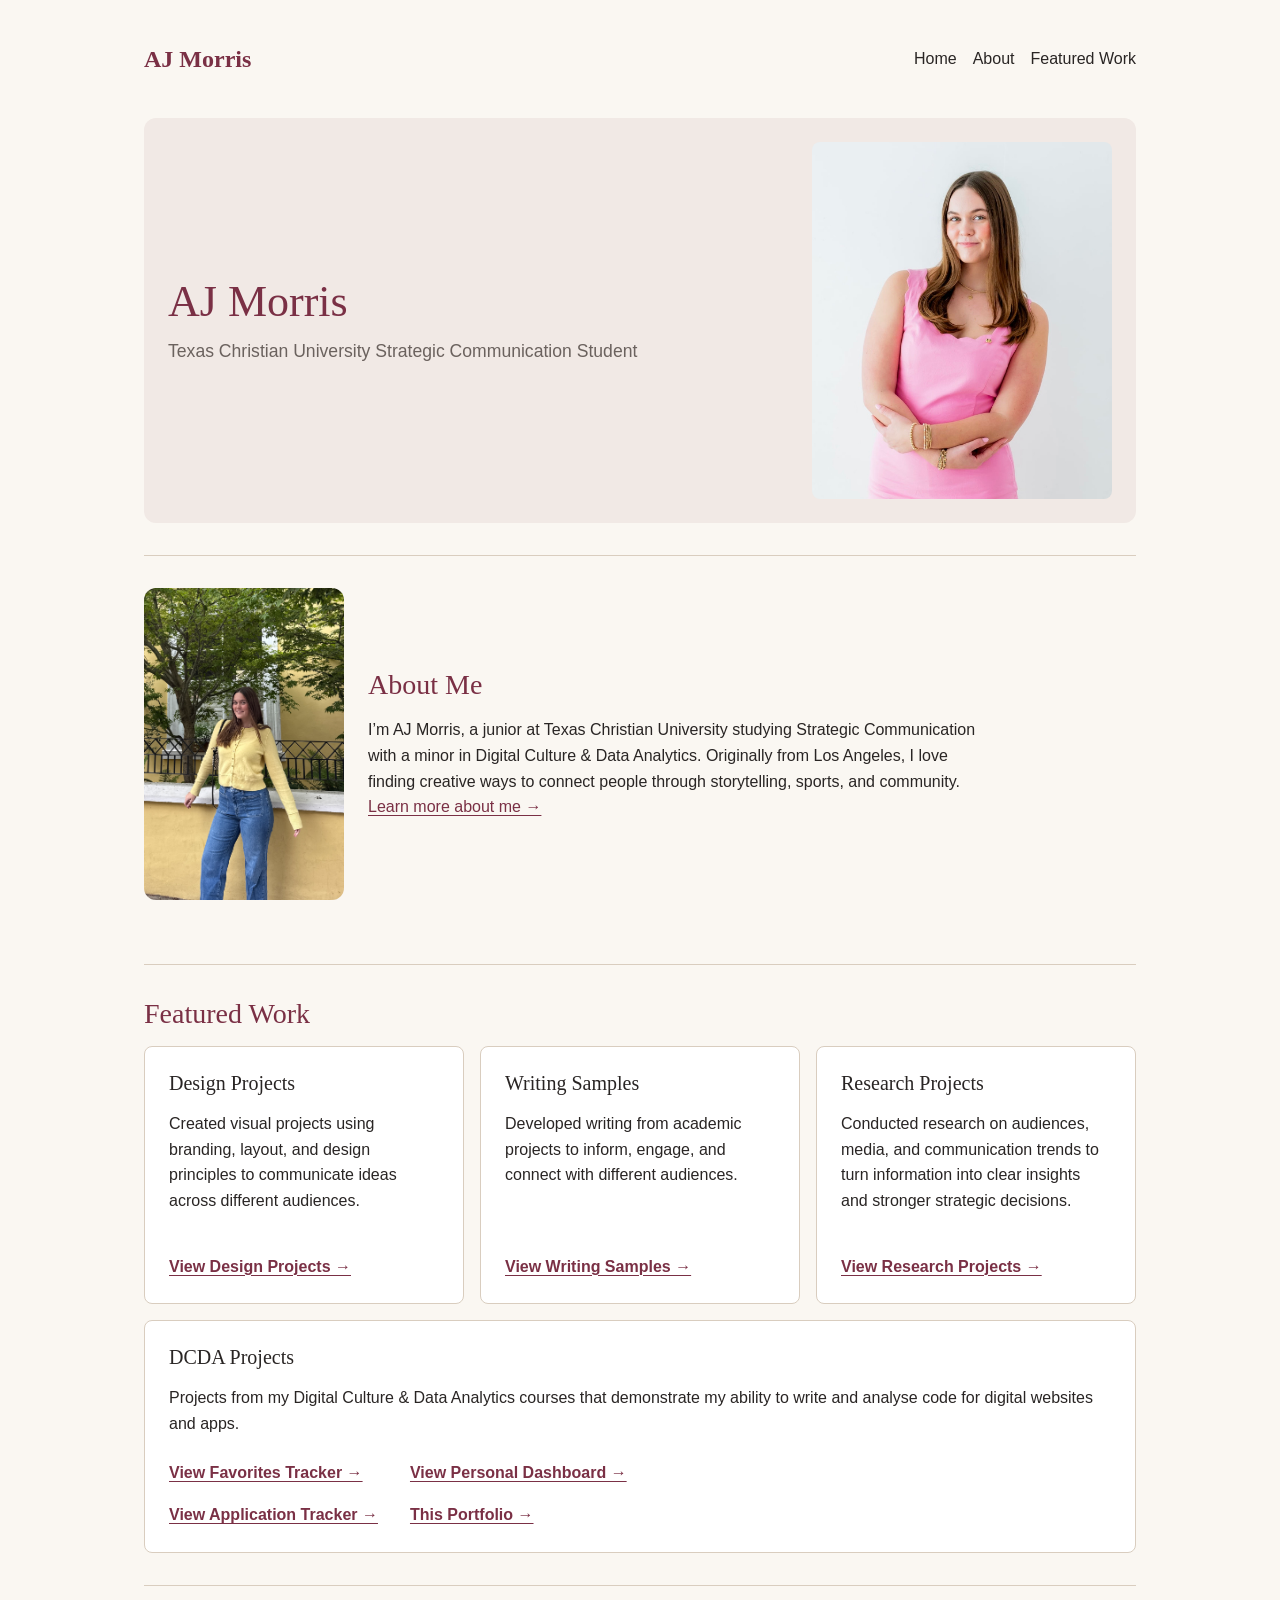
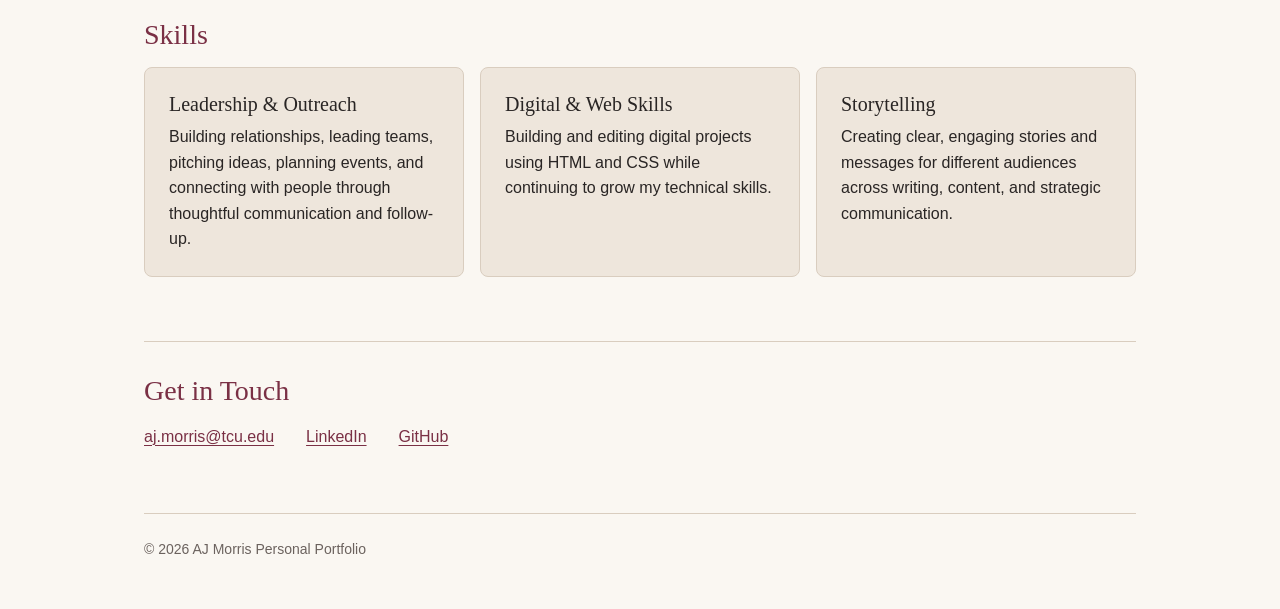
<file: index.html>
<!DOCTYPE html>
<html lang="en">
<head>
    <meta charset="UTF-8">
    <meta name="viewport" content="width=device-width, initial-scale=1.0">
    <title>AJ Morris</title>
    <link rel="stylesheet" href="css/styles.css?v=2">
</head>
<body>
<nav>
    <div class="nav-container">
        <a href="index.html" class="logo">AJ Morris</a>

        <div class="nav-links">
            <a href="index.html">Home</a>
            <a href="about.html">About</a>
            <a href="#work">Featured Work</a>
        </div>
    </div>
</nav>

<header>
  <div class="header-text">
    <h1> AJ Morris</h1>
    <p> Texas Christian University Strategic Communication Student </p>
 </div>
 <div class="header-pic">
    <img src="images/headshot.jpg" alt="Headshot of AJ Morris">
 </div>
</header>
<main> 
    <section class="about">

    <figure class="about-image">
        <img src="images/homepage-aboutme.JPG" alt="AJ Morris in London">
    </figure>

    <div class="about-text">
        <h2>About Me</h2>

        <p>
           I’m AJ Morris, a junior at Texas Christian University studying Strategic Communication with a minor in Digital Culture & Data Analytics. Originally from Los Angeles, I love finding creative ways to connect people through storytelling, sports, and community.
           <a href="about.html">Learn more about me →</a>
        </p>
    </div>
</section>

   <section id="work">
    <h2>Featured Work</h2>

    <div class="featured-work-grid">
        <article class="featured-work-card">
            <h3>Design Projects</h3>
            <p>
                Created visual projects using branding, layout, and design principles to communicate ideas across different audiences.
            </p>
            <a href="https://drive.google.com/drive/folders/1MweNwAHi2YvAhkvy65eRG8ZE0M5Bk336?usp=drive_link"target= "_blank" rel="noopener">View Design Projects →</a>
        </article>

        <article class="featured-work-card">
            <h3>Writing Samples</h3>
            <p>
               Developed writing from academic projects to inform, engage, and connect with different audiences.
            </p>
            <a href="https://drive.google.com/drive/folders/1S5UK3RbT37byYD8UROoSH7n2zXzTb4Hy?usp=drive_link" target= "_blank" rel="noopener">View Writing Samples →</a>
        </article>

        <article class="featured-work-card">
            <h3>Research Projects</h3>
            <p>
                Conducted research on audiences, media, and communication trends to turn information into clear insights and stronger strategic decisions.
            </p>
            <a href="https://drive.google.com/drive/folders/1KYilTjQvr1lrY0yha_Ur3lEFiauD7sOi?usp=sharing" target= "_blank" rel="noopener">View Research Projects →</a>
        </article>

        <article class="featured-work-card dcda-card">
            <h3>DCDA Projects </h3>
            <p>
               Projects from my Digital Culture & Data Analytics courses that demonstrate my ability to write and analyse code for digital websites and apps.  
            </p>
            <div class="dcda-links">
            <a href="https://aj-morris.github.io/local-favorites-tracker/" target= "_blank" rel="noopener">View Favorites Tracker →</a>
             <a href="https://aj-morris.github.io/internship-status/" target= "_blank" rel="noopener">View Application Tracker →</a>
              <a href="https://aj-morris.github.io/dashboard/" target= "_blank" rel="noopener">View Personal Dashboard →</a>
               <a href="https://aj-morris.github.io/portfolio-ajmorris/index.html" target= "_blank" rel="noopener">This Portfolio →</a>
            </div>
        </article>

    </div>
</section>

    <section id="skills">
    <h2>Skills</h2>
    <ul class="skills-grid">
        <li class="skill-card">
            <h3>Leadership & Outreach</h3>
            <p>Building relationships, leading teams, pitching ideas,
                planning events, and connecting with people through
                thoughtful communication and follow-up.</p>
        </li>
        <li class="skill-card">
            <h3>Digital & Web Skills</h3>
            <p> Building and editing digital projects using HTML and CSS while continuing to grow my technical skills.</p>
        </li>
        <li class="skill-card">
            <h3>Storytelling</h3>
            <p> Creating clear, engaging stories and messages for different audiences across writing, content, and strategic communication.</p>
        </li>
    </ul>
    </section>

<section id="contact">
    <h2>Get in Touch </h2>
    <ul>
        <li><a href="mailto:aj.morris@tcu.edu">aj.morris@tcu.edu</a></li>
        <li><a href="https://www.linkedin.com/in/aj-morris/" target="_blank" rel="noopener">LinkedIn</a></li>
        <li><a href="https://github.com/aj-morris" target="_blank" rel="noopener">GitHub</a></li>
    </ul>
</section>

</main>


<footer> 
    <p>&copy; 2026 AJ Morris Personal Portfolio</p>
</footer>
</body>
</html>
</file>
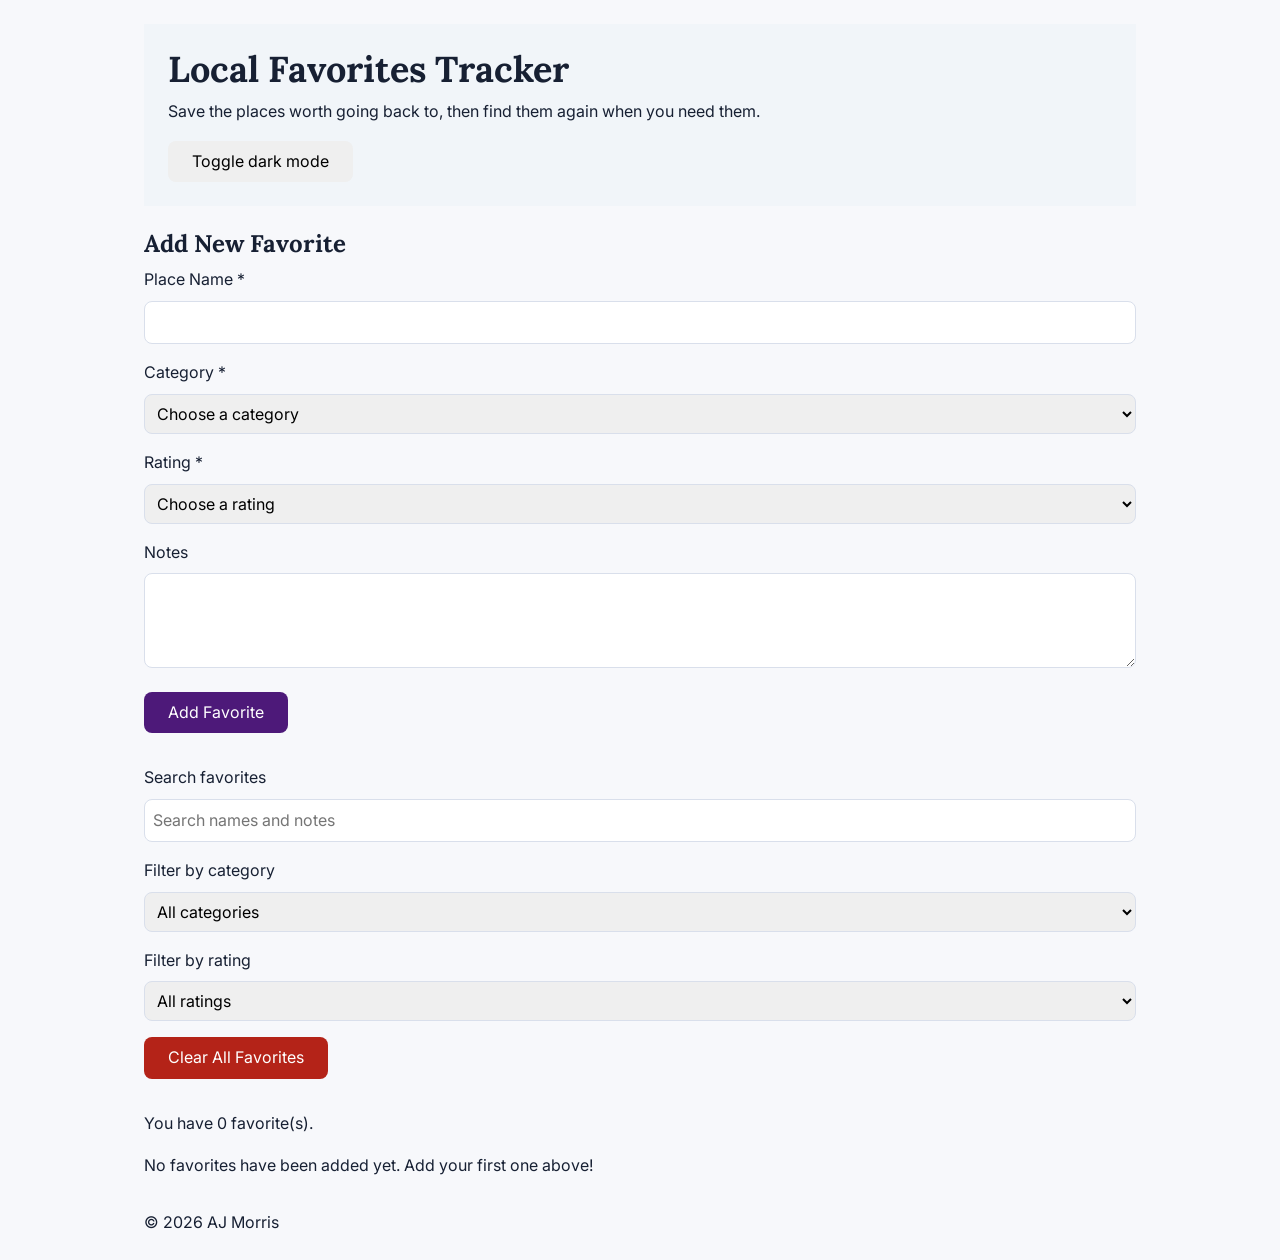
<file: projects/project 2-tracker/index.html>
<!DOCTYPE html>
<html lang="en">

<head>
    <meta charset="UTF-8">
    <meta name="viewport" content="width=device-width, initial-scale=1.0">
    <title>Local Favorites Tracker</title>
    <link rel="stylesheet" href="css/styles.css">
</head>

<body>

    <header>
        <h1>Local Favorites Tracker</h1>
        <p>Save the places worth going back to, then find them again when you need them.</p>
        <button type="button" id="theme-toggle">Toggle dark mode</button>
    </header>

    <main>

        <section class="add-section">
            <h2>Add New Favorite</h2>

            <form id="add-favorite-form">

                <div class="form-group">
                    <label for="name">Place Name *</label>
                    <input type="text" id="name" name="name" required aria-required="true">
                </div>

                <div class="form-group">
                    <label for="category">Category *</label>
                    <select id="category" name="category" required aria-required="true">
                        <option value="">Choose a category</option>
                        <option value="coffee">Coffee</option>
                        <option value="restaurants">Restaurants</option>
                        <option value="dessert">Dessert</option>
                        <option value="shopping">Shopping</option>
                    </select>
                </div>

                <div class="form-group">
                    <label for="rating">Rating *</label>
                    <select id="rating" name="rating" required aria-required="true">
                        <option value="">Choose a rating</option>
                        <option value="5">5 stars</option>
                        <option value="4">4 stars</option>
                        <option value="3">3 stars</option>
                        <option value="2">2 stars</option>
                        <option value="1">1 star</option>
                    </select>
                </div>

                <div class="form-group">
                    <label for="notes">Notes</label>
                    <textarea id="notes" name="notes" rows="3"></textarea>
                </div>

                <button type="submit" class="btn btn-primary">Add Favorite</button>

            </form>

            <p id="form-error"></p>

        </section>


        <section class="controls-section">

            <label for="search-input">Search favorites</label>
            <input type="search" id="search-input" placeholder="Search names and notes">

            <label for="category-filter">Filter by category</label>
            <select id="category-filter">
                <option value="all">All categories</option>
                <option value="coffee">Coffee</option>
                <option value="restaurants">Restaurants</option>
                <option value="dessert">Dessert</option>
                <option value="shopping">Shopping</option>
            </select>

            <label for="rating-filter">Filter by rating</label>
            <select id="rating-filter">
            <option value="all">All ratings</option>
                <option value="5">5 Stars</option>
                <option value="4">4 Stars</option>
                <option value="3">3 Stars</option>
                <option value="2">2 Stars</option>
                <option value="1">1 Star</option>
            </select>

            <button type="button" id="favorites-clear" class="btn btn-danger" >Clear All Favorites</button>

        </section>


        <section class="favorites-section">
            <p id="favorites-matching"> </p>
            <div id="favorites-list" class="favorites-grid">
            </div>

        </section>

    </main>


    <footer>
        <p>&copy; 2026 AJ Morris</p>
    </footer>


    <script src="js/app.js"></script>

</body>
</html>
</file>
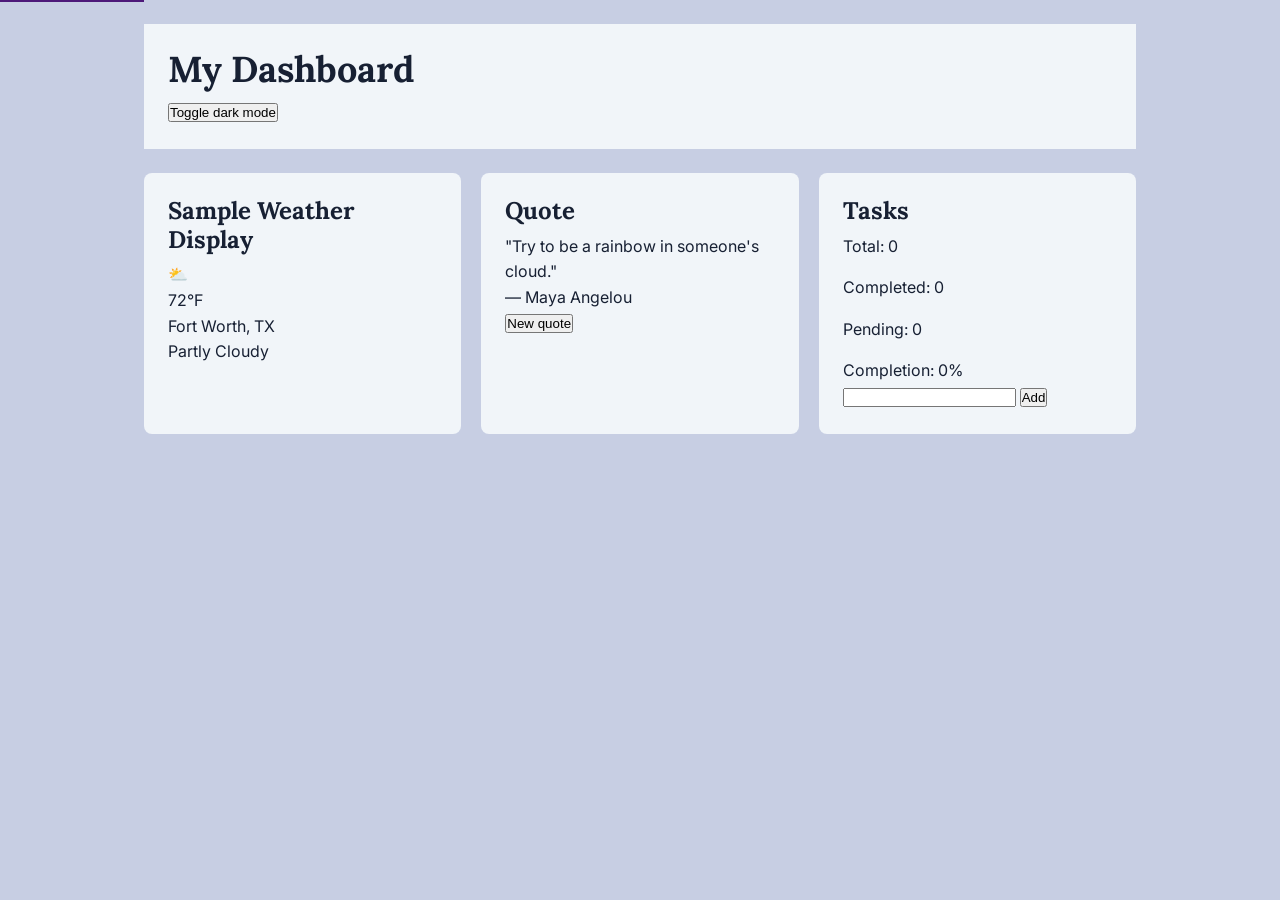
<file: projects/project 3-dashboard/index.html>
<!DOCTYPE html>
<html lang="en">
<head>
    <meta charset="UTF-8">
    <meta name="viewport" content="width=device-width, initial-scale=1.0">
    <title>My Dashboard</title>

    <link rel="stylesheet" href="css/styles.css">
</head>
<body>
    <a href="#main" class="skip-link">Skip to content</a>
    <header>
        <h1>My Dashboard</h1>
         <button type="button" id="theme-toggle">Toggle dark mode</button>
    </header>
   <main  id="main" class="dashboard">
    <section class="widget"> 
        <h2>Sample Weather Display</h2>  
       <div id="weather-display">Loading weather…</div>
    </section>
    <section class="widget">  
        <h2>Quote</h2>
        <div id="quotes-display">Loading quotes…</div>
        <button type="button" id="new-quote-btn" disabled>New quote</button>
    </section>
    <section class="widget">   
        <h2>Tasks</h2>
        <div id="task-stats"></div>
        <form id="task-form">
            <input type="text" id="task-input">
            <button type="submit">Add</button>
        </form>
        <ul id="task-list"></ul>
    </section>
   </main>
    <script src="js/app.js"></script>
</body>
</html>
</file>
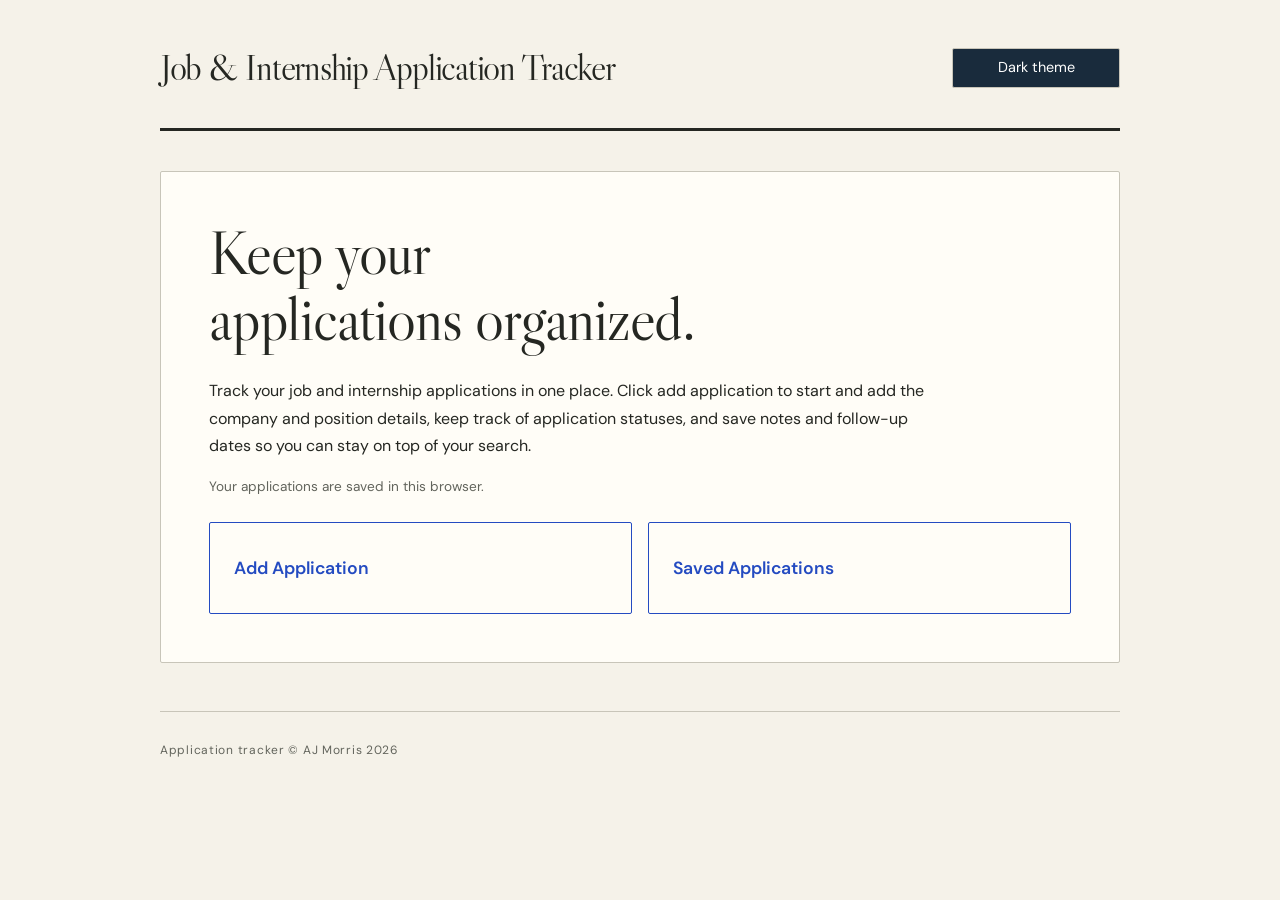
<file: projects/project - Zed/internship-status/index.html>
<!doctype html>
<html lang="en">
	<head>
		<meta charset="utf-8">
		<meta name="viewport" content="width=device-width, initial-scale=1">
		<meta name="theme-color" content="#ffffff">
		<meta name="description" content="">
		<title>Home | Application tracker</title>
		<link rel="stylesheet" href="https://fonts.googleapis.com/css2?family=DM+Sans:wght@400;500;600;700&amp;family=Libre+Caslon+Display&amp;display=swap">
		<link rel="stylesheet" href="css/styles.css">
	</head>
	<body>
		<header>
			<div class="header-controls home-title">
				<h1>Job & Internship Application Tracker</h1>
				<!-- Button that switches between light and dark themes -->
				<button id="theme-toggle" type="button">Dark theme</button>
			</div>
		</header>

		<main id="main-content">
			<section class="home-intro" aria-labelledby="intro-heading">
				<h2 id="intro-heading">Keep your applications organized.</h2>
				<p>Track your job and internship applications in one place. Click add application to start and add the company and position details, keep track of application statuses, and save notes and follow-up dates so you can stay on top of your search.</p>
				<p>Your applications are saved in this browser.</p>
				<nav class="home-nav" aria-label="Main navigation">
					<a href="add-application.html">Add Application</a>
					<a href="saved-applications.html">Saved Applications</a>
				</nav>
			</section>
		</main>
        <script src="js/app.js" defer></script>
		<footer>
		<p>Application tracker &copy; AJ Morris 2026 </p>
	</footer>
	</body>
	
</html>
</file>
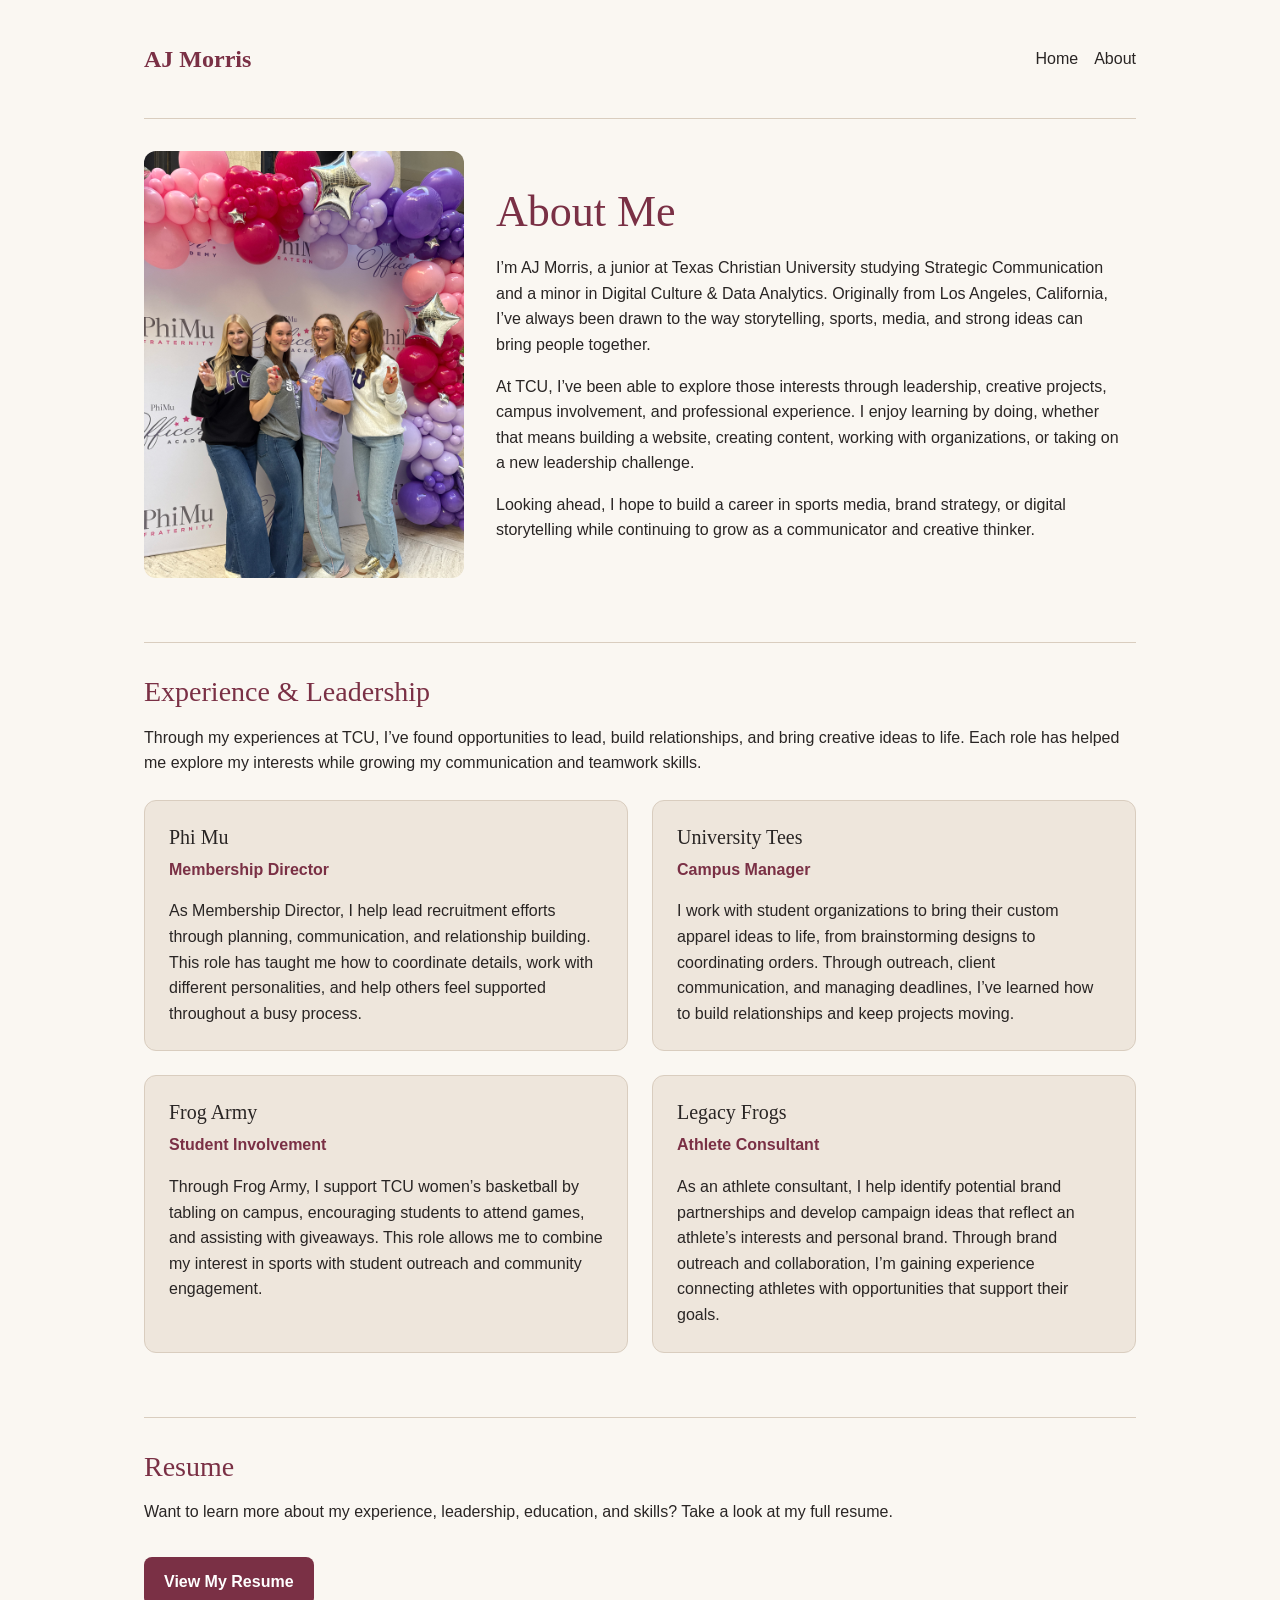
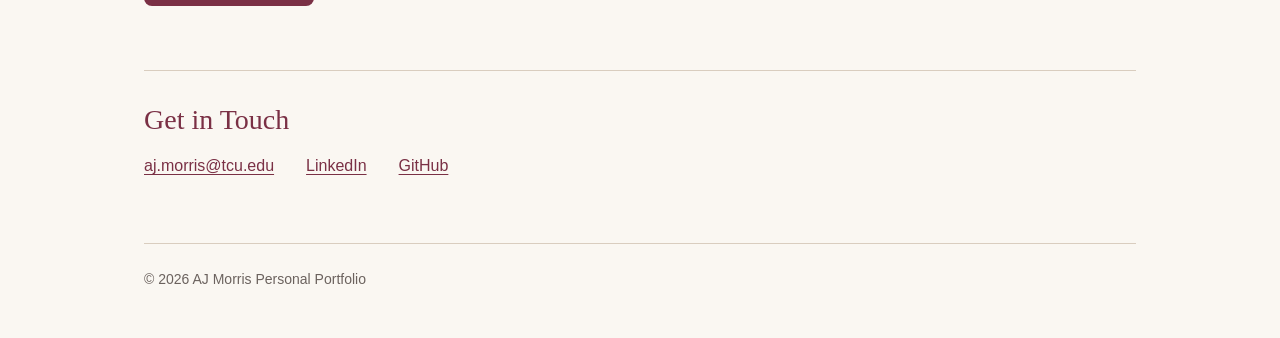
<file: about.html>
<!DOCTYPE html>
<html lang="en">
<head>
    <meta charset="UTF-8">
    <meta name="viewport" content="width=device-width, initial-scale=1.0">
    <title>About Me</title>
    <link rel="stylesheet" href="css/styles.css">
</head>
<body>
<nav>
    <div class="nav-container">
        <a href="index.html" class="logo">AJ Morris</a>

        <div class="nav-links">
            <a href="index.html">Home</a>
            <a href="about.html">About</a>
        </div>
    </div>
</nav>

<main>
    <section class="about-overview">
        <div class="about-page-image">
            <img src="images/about-me.jpg" alt="AJ Morris and sisters at a National Phi Mu Fraternity Conference">
        </div>

        <div class="about-page-text">
            <h1>About Me</h1>

            <p>
                I’m AJ Morris, a junior at Texas Christian University studying
                Strategic Communication and a minor in Digital Culture & Data Analytics.
                Originally from Los Angeles, California, I’ve always been drawn
                to the way storytelling, sports, media, and strong ideas can
                bring people together.
            </p>

            <p>
                At TCU, I’ve been able to explore those interests through
                leadership, creative projects, campus involvement, and
                professional experience. I enjoy learning by doing, whether
                that means building a website, creating content, working with
                organizations, or taking on a new leadership challenge.
            </p>

            <p>
                Looking ahead, I hope to build a career in sports media, brand strategy, or digital storytelling while continuing to grow as a communicator and creative thinker.
            </p>
        </div>
    </section>

    <section id="involvement">
        <h2>Experience & Leadership</h2>

        <p class="section-intro">
        Through my experiences at TCU, I’ve found opportunities to lead, build relationships, and bring creative ideas to life. Each role has helped me explore my interests while growing my communication and teamwork skills.
        </p>

        <div class="involvement-grid">

            <article class="involvement-card">
                <h3>Phi Mu</h3>
                <p class="role-title">Membership Director</p>
                <p>
                    As Membership Director, I help lead recruitment efforts through planning, communication, and relationship building. This role has taught me how to coordinate details, work with different personalities, and help others feel supported throughout a busy process.
            </article>

            <article class="involvement-card">
                <h3>University Tees</h3>
                <p class="role-title">Campus Manager</p>
                <p>
                    I work with student organizations to bring their custom apparel ideas to life, from brainstorming designs to coordinating orders. Through outreach, client communication, and managing deadlines, I’ve learned how to build relationships and keep projects moving.
                </p>
            </article>

            <article class="involvement-card">
                <h3>Frog Army</h3>
                <p class="role-title">Student Involvement</p>
                <p>
                    Through Frog Army, I support TCU women’s basketball by tabling on campus, encouraging students to attend games, and assisting with giveaways. This role allows me to combine my interest in sports with student outreach and community engagement.
                </p>
            </article>

            <article class="involvement-card">
                <h3>Legacy Frogs</h3>
                <p class="role-title">Athlete Consultant</p>
                <p>
                  As an athlete consultant, I help identify potential brand partnerships and develop campaign ideas that reflect an athlete’s interests and personal brand. Through brand outreach and collaboration, I’m gaining experience connecting athletes with opportunities that support their goals.
                </p>
            </article>

        </div>
    </section>


    <section id="resume">
        <div class="resume-content">
            <h2>Resume</h2>

            <p>
                Want to learn more about my experience, leadership,
                education, and skills? Take a look at my full resume.
            </p>

            <a href="files/AJ-Morris-Resume.pdf" target="_blank" rel="noopener" class="resume-button"> View My Resume</a>
        </div>
    </section>

    <section id="contact">
    <h2>Get in Touch </h2>
    <ul>
        <li><a href="mailto:aj.morris@tcu.edu">aj.morris@tcu.edu</a></li>
        <li><a href="https://www.linkedin.com/in/aj-morris/" target="_blank" rel="noopener">LinkedIn</a></li>
        <li><a href="https://github.com/aj-morris" target="_blank" rel="noopener">GitHub</a></li>
    </ul>
</section>

</main>

<footer>
    <p>&copy; 2026 AJ Morris Personal Portfolio</p>
</footer>

</body>
</html>
</file>
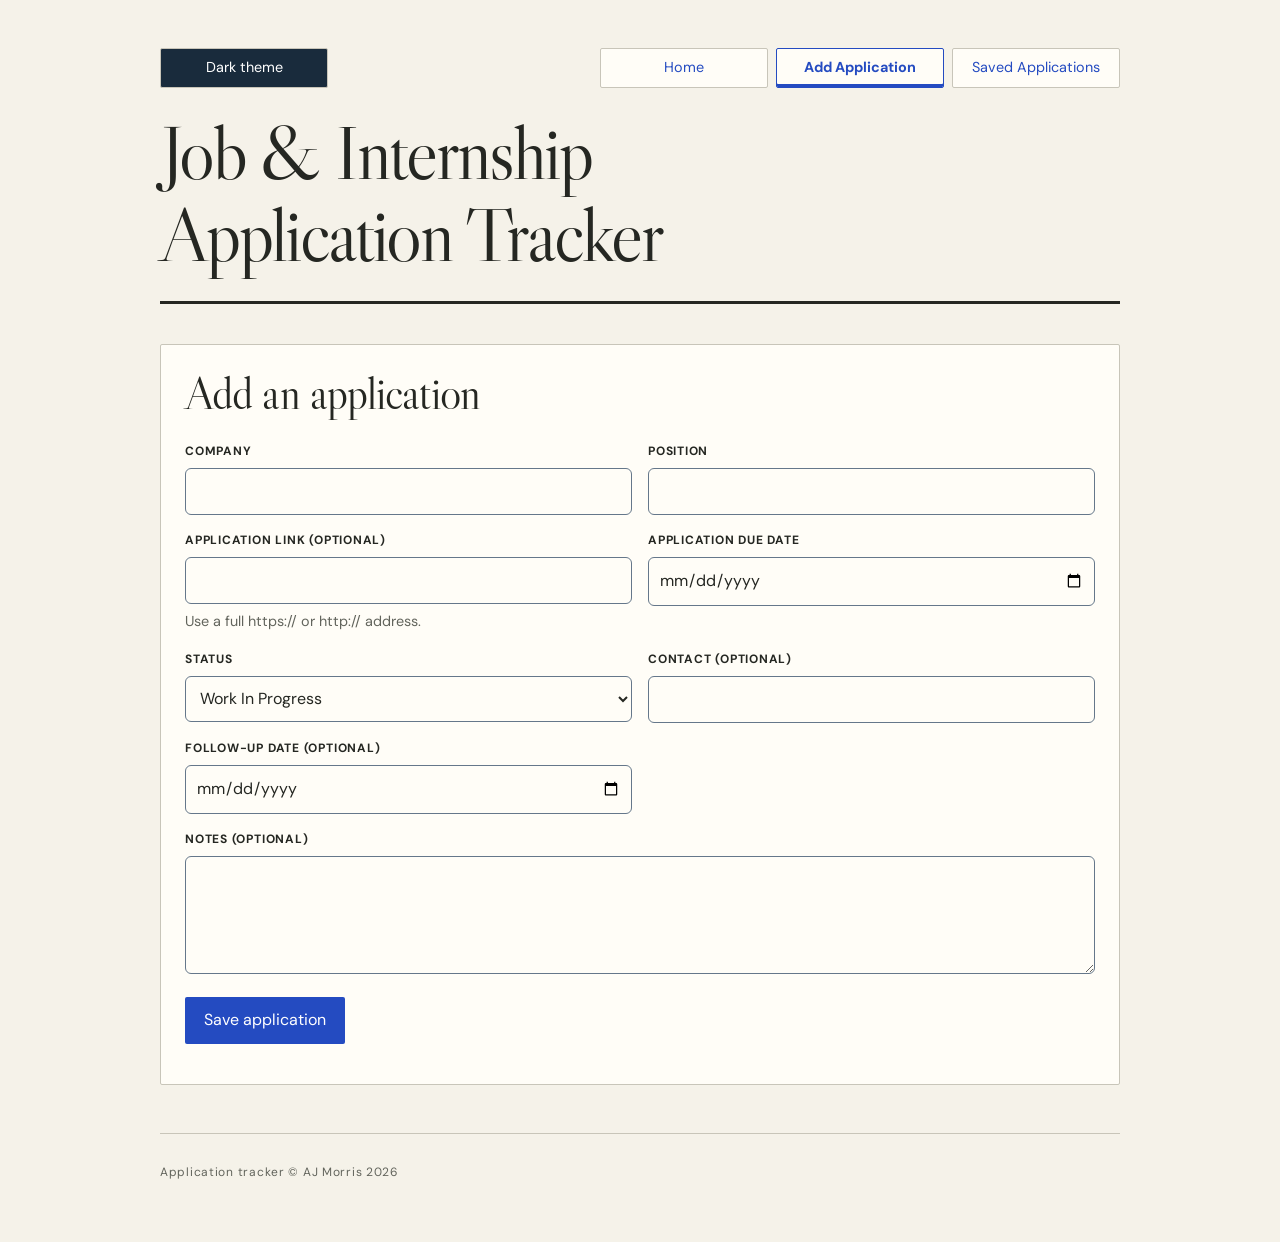
<file: projects/project - Zed/internship-status/add-application.html>
<!doctype html>
<html lang="en">
	<head>
		<meta charset="utf-8">
		<meta name="viewport" content="width=device-width, initial-scale=1">
		<meta name="theme-color" content="#ffffff">
		<meta name="description" content="">
		<title>Add Application | Application tracker</title>
		<link rel="stylesheet" href="https://fonts.googleapis.com/css2?family=DM+Sans:wght@400;500;600;700&amp;family=Libre+Caslon+Display&amp;display=swap">
		<link rel="stylesheet" href="css/styles.css">
	</head>
	<body>
		<header>
			<div class="header-controls">
				<button id="theme-toggle" type="button">Dark theme</button> <!-- Button that switches between light and dark themes -->
				<nav aria-label="Main navigation"> <!-- Links to the other pages -->
				<a href="index.html">Home</a>
				<a href="add-application.html" aria-current="page">Add Application</a>
				<a href="saved-applications.html">Saved Applications</a>
			</nav>
			</div>
			<h1>Job & Internship Application Tracker</h1>
		</header>

		<main id="main-content">
			<section aria-labelledby="form-heading">
				<h2 id="form-heading">Add an application</h2>
				<form id="application-form" novalidate>
					<div class="form-grid"> <!-- Groups fields into columns using CSS -->
						<!-- Label connects to the input with the matching ID -->
						<div><label for="company">Company </label><input id="company" name="company" required aria-describedby="company-error"><p id="company-error" class="error"></p></div>
						<div><label for="position">Position </label><input id="position" name="position" required aria-describedby="position-error"><p id="position-error" class="error"></p></div>
						<div><label for="link">Application link (optional)</label><input id="link" name="link" type="url" aria-describedby="link-hint link-error"><p id="link-hint" class="hint">Use a full https:// or http:// address.</p><p id="link-error" class="error"></p></div>
						<div><label for="application-date">Application Due Date </label><input id="application-date" name="applicationDate" type="date" aria-describedby="application-date-error"><p id="application-date-error" class="error"></p></div>
						<div><label for="status">Status</label><select id="status" name="status"> <option>Work In Progress</option><option>Applied</option><option>Interviewing</option><option>Offer</option><option>Rejected</option><option>Withdrawn</option></select></div>
						<div><label for="contact">Contact (optional)</label><input id="contact" name="contact"></div>
						<div><label for="follow-up-date">Follow-up date (optional)</label><input id="follow-up-date" name="followUpDate" type="date" aria-describedby="follow-up-date-error"><p id="follow-up-date-error" class="error"></p></div>
						<div class="full-width"><label for="notes">Notes (optional)</label><textarea id="notes" name="notes" rows="4"></textarea></div>
					</div>
					<button type="submit">Save application</button>
					<button id="cancel-edit" type="button" hidden>Cancel edit</button> <!-- Hidden until an application is being edited -->
					<p id="form-message" role="status" aria-live="polite"></p> <!-- Displays save confirmation or error messages -->
				</form>
			</section>
		</main>
        <script src="js/app.js" defer></script>
		<footer>
		<p>Application tracker &copy; AJ Morris 2026 </p>
	</footer>
	</body>
</html>
</file>
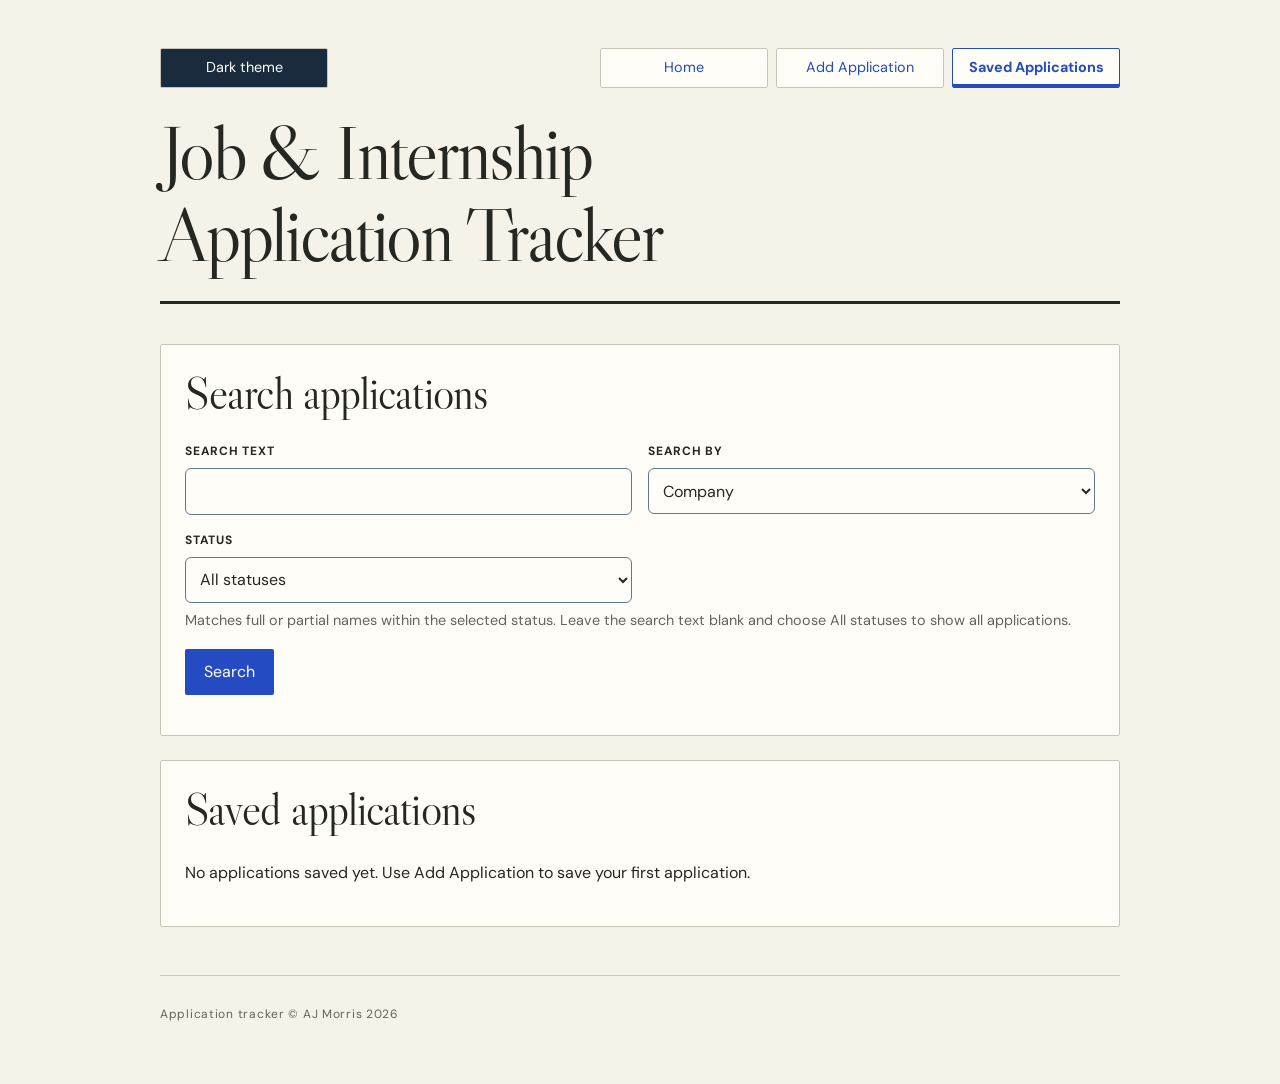
<file: projects/project - Zed/internship-status/saved-applications.html>
<!doctype html>
<html lang="en">
	<head>
		<meta charset="utf-8">
		<meta name="viewport" content="width=device-width, initial-scale=1">
		<meta name="theme-color" content="#ffffff">
		<meta name="description" content="">
		<title>Saved Applications | Application tracker</title>
		<link rel="stylesheet" href="https://fonts.googleapis.com/css2?family=DM+Sans:wght@400;500;600;700&amp;family=Libre+Caslon+Display&amp;display=swap">
		<link rel="stylesheet" href="css/styles.css">
	</head>
	<body>
		<header>
			<div class="header-controls">
			<button id="theme-toggle" type="button">Dark theme</button> <!-- Button that switches between light and dark themes -->
			<nav aria-label="Main navigation"> <!-- Links to the other pages -->
				<a href="index.html">Home</a>
				<a href="add-application.html">Add Application</a>
				<a href="saved-applications.html" aria-current="page">Saved Applications</a>
			</nav>
			</div>
			<h1>Job & Internship Application Tracker</h1>
		</header>

		<main id="main-content">
			<section aria-labelledby="search-heading">
				<h2 id="search-heading">Search applications</h2>
				<form id="search-form"> <!-- Search by company or position -->
					<div class="form-grid">
						<div><label for="search-query">Search text</label><input id="search-query" name="query" type="search" aria-describedby="search-hint"></div>
						<div><label for="search-field">Search by</label><select id="search-field" name="field"><option value="company">Company</option><option value="position">Position</option></select></div>
						<div><label for="search-status">Status</label><select id="search-status" name="status"><option value="">All statuses</option></select></div>
					</div>
					<p id="search-hint" class="hint">Matches full or partial names within the selected status. Leave the search text blank and choose All statuses to show all applications.</p>
					<button type="submit">Search</button>
					<p id="search-message" role="status" aria-live="polite"></p>
				</form>
			</section>
			<section aria-labelledby="saved-heading">
				<h2 id="saved-heading">Saved applications</h2>
				<p id="saved-hint" class="hint" hidden>Changing a status saves it immediately. Use Edit to update other details.</p>
				<p id="list-message" role="status" aria-live="polite"></p>
				<p id="storage-message" role="status"></p>
				<p id="empty-message">No applications saved yet. Use Add Application to save your first application.</p>
				<ul id="application-list" class="application-list"></ul> <!-- JavaScript adds saved applications to this list -->
			</section>
		</main>
        <script src="js/app.js" defer></script>
		<footer>
		<p>Application tracker &copy; AJ Morris 2026 </p>
		</footer>
	</body>
</html>
</file>
<file: css/styles.css>
/* ==========================
   1. RESET
   ========================== */
   *,
   *::before, 
   *::after {
     box-sizing: border-box; 
     margin:0;
     padding:0;
   }

   img{
    max-width: 100%;
    height:auto;
    display:block;
   }
   
/* ==========================
   2. DESIGN TOKENS
   ========================== */

   :root {
    /* Cream page, white project cards, and warm neutral supporting cards */
    --color-bg: #faf7f2;
    --color-surface: #ffffff;
    --color-surface-alt: #eee6dc;
    --color-text: #292524;
    --color-muted: #6b625e;
    --color-accent: #7a3045;
    --color-accent-hover: #582233;
    --color-on-accent: #ffffff;
    --color-on-accent-muted: #f0dedf;
    --color-border: #d9cdbf;

    /* Spacing */
    --space-sm: 0.5rem;
    --space-md: 1rem;
    --space-lg: 1.5rem;
    --space-xl: 2rem;
    --space-button-y: 0.75rem;
    --space-button-x: 1.25rem;

    /* Typography */
    --font-serif: Georgia, 'Times New Roman', serif;
    --font-sans: -apple-system, BlinkMacSystemFont, 'Segoe UI', sans-serif;

    --text-base: 1rem;
    --text-h3: 1.25rem;
    --text-h2: 1.75rem;
    --text-h1: 2.75rem;

    --leading-body: 1.6;
    --leading-heading: 1.2;

    /* Borders and shadows */
    --radius-md: 8px;
    --radius-lg: 12px;
    --shadow-card: 0 2px 8px rgba(0,0,0,0.04);

    /* Layout */
    --page-width: 64rem;
    --reading-width: 70ch;}


/* ==========================
   3. BASE ELEMENT STYLES
   ========================== */
   body {
    font-family: var(--font-sans);
    background-color: var(--color-bg);
    color: var(--color-text);
    font-size: var(--text-base);
    line-height: var(--leading-body);
    max-width: var(--page-width);
    margin: 0 auto;
    padding: var(--space-lg) var(--space-md);
}


h1, h2, h3 {
    font-family: var(--font-serif);
    line-height: var(--leading-heading);
}

h1, h2 { color: var(--color-accent); }

h1 { font-size: var(--text-h1); }
h2 { font-size: var(--text-h2); }
h3 { font-size: var(--text-h3); }

h1, h2, h3 { margin-bottom: var(--space-sm); }
p { margin-bottom: var(--space-md); }
p:last-child { margin-bottom: 0; }

a { color: var(--color-accent); }
ul { padding-left: var(--space-lg); }

a:focus-visible {
    outline: 2px solid var(--color-accent);
    outline-offset: 2px;
}

/* ==========================
   4. LAYOUT
   Breakpoints used in this file:
     768px  — tablet and larger
   (CSS variables cannot be used inside @media conditions,
    so breakpoints are documented here instead of tokenized.)
   ========================== */ 
   header {
    display: flex;
    align-items: center;
    gap: var(--space-lg);
    padding: var(--space-lg);
    background-color: #f1e9e5;
    color: var(--color-text);
    margin-bottom: var(--space-lg);
    flex-wrap: wrap;
}
.about {
    display: flex;
    flex-wrap: wrap;
    align-items: center;
    gap: var(--space-lg);
}
.about-image {
    flex: 0 1 200px;
}

.about-image img {
    width: 100%;
    height: auto;
    border-radius: var(--radius-lg);
}

.about-text {
    flex: 1;
    min-width: 16rem;
    max-width: var(--reading-width);
}
.header-text { flex: 1; min-width: 16rem; }
.header-pic {
    flex: 0 1 300px;
    background-color: var(--color-surface);
    border-radius: var(--radius-md);
    display: flex;
    align-items: center;
    justify-content: center;
    color: var(--color-muted);
    min-width: 0;
}
nav {
    padding: var(--space-md) 0;
    margin-bottom: var(--space-lg);
}

.nav-container {
    display: flex;
    justify-content: space-between;
    align-items: center;
    width: 100%;
}

.logo {
    font-family: var(--font-serif);
    font-size: var(--text-h3);
    font-weight: 700;
    color: var(--color-accent);
    text-decoration: none;
}

.nav-links {
    display: flex;
    gap: var(--space-lg);
    align-items: center;
}

nav a {
    color: var(--color-text);
    text-decoration: none;
}

nav a:hover {
    color: var(--color-accent);
}

main section,
#resources {
    background-color: var(--color-surface);
    padding: var(--space-xl);
    margin-bottom: var(--space-xl);
    border-radius: var(--radius-lg);
    box-shadow: var(--shadow-card);
}

main section h2 {
    margin-bottom: var(--space-md);
}
.skills-grid {
    list-style: none;
    padding-left: 0;
    display: grid;
    grid-template-columns: 1fr;
    gap: var(--space-md);
}
.skill-card {
    padding: var(--space-md);
    background-color: var(--color-surface-alt);
    border-radius: var(--radius-md);
}

/* About Page */

.about-overview {
    display: flex;
    align-items: center;
   gap: var(--space-xl);
    flex-wrap: wrap;
}

.about-page-image {
    flex: 0 1 320px;
}

.about-page-image img {
    width: 100%;
    height: auto;
    border-radius: var(--radius-lg);
}

.about-page-text {
    flex: 1;
    min-width: 250px;
}

.about-page-text h1 {
    margin-bottom: var(--space-md);
}

/* Campus Involvement */

.section-intro {
    margin-bottom: var(--space-lg);
}

.involvement-grid {
    display: grid;
    grid-template-columns: 1fr;
    gap: var(--space-lg);
}

.involvement-card {
    background-color: var(--color-surface-alt);
    padding: var(--space-lg);
    border-radius: var(--radius-lg);
}

.role-title {
    font-weight: 600;
    color: var(--color-accent);
}

/* Resume */

.resume-content {
    width: 100%;
}

.resume-button {
    display: inline-block;
    margin-top: var(--space-md);
    padding: var(--space-button-y) var(--space-button-x);

    background-color: var(--color-accent);
    color: var(--color-on-accent);

    text-decoration: none;
    border-radius: 8px;

    font-weight: 600;
}

.resume-button:hover {
    background-color: var(--color-accent-hover);
}

/* Featured Work */

.featured-work-grid {
    display: grid;
    grid-template-columns: 1fr;
    gap: var(--space-md);
}

.featured-work-card {
    padding: var(--space-md);
    background-color: var(--color-surface-alt);
    border-radius: var(--radius-md);

    display: flex;
    flex-direction: column;
}

@media (min-width: 768px) {

    .skills-grid {
        grid-template-columns: repeat(3, 1fr);
    }

    .involvement-grid {
        grid-template-columns: repeat(2, 1fr);
    }

    .featured-work-grid {
        grid-template-columns: repeat(3, minmax(0, 1fr));
    }

    .featured-work-card:last-child {
        grid-column: 1 / -1;
    }
}

/* Warm editorial details */
h1, h2, h3 {
    font-weight: 500;
}

p { max-width: var(--reading-width); }

#involvement p,
#resume p {
    max-width: none;
}

a {
    text-underline-offset: 0.2em;
    text-decoration-thickness: 1px;
}

a:hover { text-decoration-thickness: 2px; }

.nav-container {
    gap: var(--space-md);
    flex-wrap: wrap;
}

.nav-links {
    flex-wrap: wrap;
    gap: var(--space-md);
}

.logo { font-size: 1.5rem; }

header {
    padding: var(--space-lg);
    gap: var(--space-xl);
    border-radius: var(--radius-lg);
    margin-bottom: var(--space-xl);
}

.header-text { min-width: 0; flex-basis: 15rem; }
.header-text h1 { color: var(--color-accent); }
.header-text p { color: var(--color-muted); font-size: 1.1rem; }

.header-pic {
    overflow: hidden;
}

.header-pic img {
    width: 100%;
    height: auto;
}

main section,
#resources {
    padding: var(--space-xl) 0;
    border-top: 1px solid var(--color-border);
    border-radius: 0;
    background-color: transparent;
    box-shadow: none;
}

.about-text, .about-page-text { min-width: min(100%, 16rem); }

#work {
    margin-bottom: 0;
}

.skill-card, .involvement-card, .featured-work-card {
    padding: var(--space-lg);
    border: 1px solid var(--color-border);
}

.featured-work-card {
    background-color: var(--color-surface);
    gap: var(--space-sm);
}

.featured-work-card a {
    margin-top: auto;
    padding-top: var(--space-md);
    font-weight: 600;
}

.dcda-card p {
    max-width: none;
}

.dcda-links {
    display: grid;
    grid-template-columns: repeat(2, auto);
    grid-template-rows: repeat(2, auto);
    grid-auto-flow: column;
    justify-content: start;
    gap: var(--space-md) var(--space-xl);
}

.dcda-links a {
    margin-top: 0;
    padding-top: 0;
    overflow-wrap: break-word;
}

#contact ul {
    display: flex;
    flex-wrap: wrap;
    gap: var(--space-md) var(--space-xl);
    list-style: none;
    padding: 0;
}

footer {
    padding: var(--space-lg) 0;
    border-top: 1px solid var(--color-border);
    color: var(--color-muted);
    font-size: 0.875rem;
}
</file>
<file: projects/project 2-tracker/css/styles.css>
@import url('https://fonts.googleapis.com/css2?family=Inter:wght@400;600&family=Lora:wght@400;700&display=swap');

/* ==========================
   1. RESET
   ========================== */
*,
*::before,
*::after {
    box-sizing: border-box;
    margin: 0;
    padding: 0;
}

img {
    max-width: 100%;
    height: auto;
    display: block;
}

/* ==========================
   2. DESIGN TOKENS
   ========================== */
:root {
    /* Color */
    --color-accent: #4d1979;
    --color-accent-strong: #321052;
    --color-text: #172033;
    --color-muted: #657186;
    --color-border: #d9dfeb;
    --color-bg: #f7f8fb;
    --color-surface: #ffffff;
    --color-surface-alt: #f1f5f9;
    --color-danger: #b42318;
    /* Spacing — a modular scale */
    --space-sm: 0.5rem;
    --space-md: 1rem;
    --space-lg: 1.5rem;
    --space-xl: 2rem;

    /* Typography */
    --font-stack: 'Inter', system-ui, -apple-system, sans-serif;
    --font-serif: 'Lora', Georgia, serif;
    --text-base: 1rem;
    --text-h3: 1.25rem;
    --text-h2: 1.5rem;
    --text-h1: 2.25rem;
    --leading-body: 1.6;
    --leading-heading: 1.2;

    /* Layout */
    --page-width: 64rem;
    --radius-md: 8px;
    --shadow-sm: 0 2px 4px rgba(0, 0, 0, 0.1);
}

/* ==========================
   3. BASE
   ========================== */
body {
    font-family: var(--font-stack);
    background-color: var(--color-bg);
    color: var(--color-text);
    font-size: var(--text-base);
    line-height: var(--leading-body);
}

h1 {
    font-size: var(--text-h1);
    line-height: var(--leading-heading);
}

h2 {
    font-size: var(--text-h2);
    line-height: var(--leading-heading);
}

h3 {
    font-size: var(--text-h3);
    line-height: var(--leading-heading);
}

h1,
h2,
h3 {
    font-family: var(--font-serif);
    margin-bottom: var(--space-sm);
}

p {
    margin-bottom: var(--space-md);
}

p:last-child {
    margin-bottom: 0;
}

a {
    color: var(--color-accent);
}

a:focus-visible {
    outline: 2px solid var(--color-accent);
    outline-offset: 2px;
}

/* ==========================
   4. LAYOUT
   ========================== */
body {
    max-width: var(--page-width);
    margin: 0 auto;
    padding: var(--space-lg) var(--space-md);
}

/* ==========================
   5. HEADER
   ========================== */
header {
    padding: var(--space-lg);
    background-color: var(--color-surface-alt);
    margin-bottom: var(--space-lg);
}

/* ==========================
   6. SECTIONS
   ========================== */
section {
    margin-bottom: var(--space-xl);
}

/* ==========================
   7. FORMS
   ========================== */
label {
    display: block;
    margin-bottom: var(--space-sm);
}

input,
select,
textarea {
    width: 100%;
    font: inherit;
    margin-bottom: var(--space-md);
    padding: var(--space-sm);
    border: 1px solid var(--color-border);
    border-radius: var(--radius-md);
}

/* ==========================
   8. BUTTONS
   ========================== */
    .btn-danger {
        background-color: var(--color-danger);
        color: var(--color-surface);
}
    button {
        font: inherit;
        padding: var(--space-sm) var(--space-lg);
        border: none;
        border-radius: var(--radius-md);
        cursor: pointer;
}

    .btn-primary {
        background-color: var(--color-accent);
        color: var(--color-surface);
}

    .btn-primary:hover {
        background-color: var(--color-accent-strong);
}
/* ==========================
   9. SEARCH
   ========================== */

/* ==========================
   10. CARDS
   ========================== */
.favorite-card {
    padding: var(--space-lg);
    background-color: var(--color-surface-alt);
    border: none;
    border-radius: var(--radius-md);
    box-shadow: none;
}
   .favorites-grid {
    display: grid;
    grid-template-columns: 1fr;
    gap: var(--space-lg);
}

.empty-message {
    grid-column: 1 / -1;
}

/* ==========================
   11. FOOTER
   ========================== */

/* ==========================
   12. RESPONSIVE
   ========================== */
@media (min-width: 768px) {
    .favorites-grid {
        grid-template-columns: repeat(auto-fill, minmax(300px, 1fr));
    }
}
</file>
<file: projects/project 3-dashboard/css/styles.css>
@import url('https://fonts.googleapis.com/css2?family=Inter:wght@400;600&family=Lora:wght@400;700&display=swap');

/* ==========================
   1. RESET
   ========================== */
*,
*::before,
*::after {
    box-sizing: border-box;
    margin: 0;
    padding: 0;
}

img {
    max-width: 100%;
    height: auto;
    display: block;
}

/* ==========================
   2. DESIGN TOKENS
   ========================== */
:root {
 
    /* Color */
    --color-accent: #4d1979;
    --color-accent-strong: #321052;
    --color-text: #172033;
    --color-muted: #657186;
    --color-border: #d9dfeb;
    --color-bg: #c7cee3;
    --color-surface: #ffffff;
    --color-surface-alt: #f1f5f9;
    --color-danger: #b42318;
    /* Spacing — a modular scale */
    --space-sm: 0.5rem;
    --space-md: 1rem;
    --space-lg: 1.5rem;
    --space-xl: 2rem;

    /* Typography */
    --font-stack: 'Inter', system-ui, -apple-system, sans-serif;
    --font-serif: 'Lora', Georgia, serif;
    --text-base: 1rem;
    --text-h3: 1.25rem;
    --text-h2: 1.5rem;
    --text-h1: 2.25rem;
    --leading-body: 1.6;
    --leading-heading: 1.2;

    /* Layout */
    --page-width: 64rem;
    --radius-md: 8px;
    --shadow-sm: 0 2px 4px rgba(0, 0, 0, 0.1);
}
  body.theme-dark {
    --color-bg: #141a26;
    --color-surface: #1f2937;
    --color-surface-alt: #273142;
    --color-text: #f7fafc;
    --color-muted: #a9b4c4;
    --color-border: #2c3648;
    --color-accent: #c9a9f0;
    --color-accent-strong: #e2d1f7;
    --color-danger: #f97066;
    --shadow-sm: 0 2px 8px rgba(0,0,0,.3);
}

/* ==========================
   3. BASE
   ========================== */
body {
    font-family: var(--font-stack);
    background-color: var(--color-bg);
    color: var(--color-text);
    font-size: var(--text-base);
    line-height: var(--leading-body);
}

h1 {
    font-size: var(--text-h1);
    line-height: var(--leading-heading);
}

h2 {
    font-size: var(--text-h2);
    line-height: var(--leading-heading);
}

h3 {
    font-size: var(--text-h3);
    line-height: var(--leading-heading);
}

h1,
h2,
h3 {
    font-family: var(--font-serif);
    margin-bottom: var(--space-sm);
}

p {
    margin-bottom: var(--space-md);
}

p:last-child {
    margin-bottom: 0;
}

a {
    color: var(--color-accent);
}

a:focus-visible {
    outline: 2px solid var(--color-accent);
    outline-offset: 2px;
}

/* ==========================
   4. LAYOUT
   ========================== */
body {
    max-width: var(--page-width);
    margin: 0 auto;
    padding: var(--space-lg) var(--space-md);
}

/* ==========================
   5. HEADER
   ========================== */
header {
    padding: var(--space-lg);
    background-color: var(--color-surface-alt);
    margin-bottom: var(--space-lg);
}

/* ==========================
   6. SECTIONS
   ========================== */
section {
    margin-bottom: var(--space-xl);
}

/* ==========================
   7. CARDS
   ========================== */
.widget {
    padding: var(--space-lg);
    background-color: var(--color-surface-alt);
    border: none;
    border-radius: var(--radius-md);
    box-shadow: none;
    animation: fade-in 0.4s ease-out;
    transition: transform 0.2s ease;
}

.widget:hover {
    transform: translateY(-2px);
}


button:disabled {
    opacity: 0.5;
    cursor: not-allowed;
}

.dashboard {
    display: grid;
    grid-template-columns: repeat(auto-fit, minmax(300px, 1fr));
    gap: 20px;
    max-width: 1200px;
    margin: 0 auto;
}

.spinner {
    width: 1.5rem;
    height: 1.5rem;
    border: 3px solid var(--color-border);
    border-top-color: var(--color-accent);
    border-radius: 50%;
    animation: spin 0.8s linear infinite;
}

.skip-link {
    position: absolute;
    top: -40px;
    left: 0;
    background: var(--color-accent);
    color: var(--color-surface);
    padding: 8px 16px;
}
.skip-link:focus { top: 0; }

button:focus-visible,
input:focus-visible {
    outline: 2px solid var(--color-accent);
    outline-offset: 2px;
}


@keyframes spin {
    to { transform: rotate(360deg); }
}
@keyframes fade-in {
    from { opacity: 0; transform: translateY(8px); }
    to { opacity: 1; transform: none; }
}
@media (prefers-reduced-motion: reduce) {
    .spinner { animation: none; }
    .widget { transition: none; animation: none; }
    .widget:hover { transform: none; }
}
@media (max-width: 768px) {
    .dashboard { grid-template-columns: 1fr; }
}
</file>
<file: projects/project - Zed/internship-status/css/styles.css>
/* Default colors used throughout the site */
:root {
  --text: #252722;
  --page: #f5f2e9;
  --surface: #fffdf7;
  --border: #c8c5b9;
  --input-border: #65778a;
  --muted: #62645c;
  --error: #a12740;
  --link: #244bc1;
  --focus: #244bc1;
  color-scheme: light;
  font-family: "DM Sans", system-ui, sans-serif; color: var(--text); background: var(--page); line-height: 1.5;
}

/* Replaces the default colors when dark theme is selected */
:root[data-theme="dark"] {
  --text: #e7edf5;
  --page: #162132;
  --surface: #405876;
  --border: #b1bbc7;
  --input-border: #ced3d9;
  --muted: #bbc9da;
  --error: #ff9aaa;
  --link: #9bc7ff;
  --focus: #ffcc73;
  color-scheme: dark;
}

* { box-sizing: border-box; } /* Includes padding and borders in an element's width */
body { margin: 0 auto; max-width: 1000px; padding: 3rem 1.25rem; }
header { margin-bottom: 2.5rem; padding-bottom: 1.5rem; border-bottom: 3px solid var(--text); }
.header-controls { display: flex; flex-wrap: wrap; align-items: center; justify-content: space-between; gap: 1rem; margin-bottom: 1rem; }
.header-controls #theme-toggle { margin-top: 0; }

/* On Home, keep the title and toggle together and wrap on small screens. */
.home-title { justify-content: flex-start; }
.home-title h1 { flex: 1 1 500px; margin: 0; font-size: clamp(1.75rem, 3.6vw, 2.25rem); }
.home-title #theme-toggle { flex-shrink: 0; }
nav { display: flex; flex-wrap: wrap; justify-content: flex-end; gap: .5rem; margin-left: auto; }

/* Each link is a whole clickable card, using the existing theme colors. */
/* Shared dimensions keep the toggle and navigation cards the same shape. */
.header-controls #theme-toggle, nav a { width: 10.5rem; padding: .5rem .75rem; font-size: .9rem; line-height: 1.5; border: 1px solid var(--border); border-radius: 2px; text-align: center; }
nav a { background: var(--surface); text-decoration: none; }
nav a:hover { border-color: var(--link); text-decoration: underline; }

/* Highlights the link for the current page */
nav a[aria-current="page"] { font-weight: 700; border-color: var(--link); box-shadow: inset 0 -3px var(--link); }

/* Introduction card with navigation links on the Home page. */
.home-intro h2 { margin-top: 0; }
.home-nav { justify-content: flex-start; gap: 1rem; margin: 1.5rem 0 0; }
.home-nav a { flex: 1 1 220px; width: auto; padding: 2rem 1.5rem; font-size: 1.1rem; }
h1, h2, h3 { line-height: 1.1; text-wrap: balance; }
h1, h2 { font-family: "Libre Caslon Display", Georgia, serif; font-weight: 400; }
header h1 { max-width: 850px; margin: 1.5rem 0 0; font-size: clamp(2.6rem, 6vw, 4.7rem); letter-spacing: -.035em; }
h2 { margin: 0 0 1.5rem; font-size: clamp(2rem, 4vw, 2.8rem); letter-spacing: -.02em; }
h3 { font-size: 1.3rem; letter-spacing: -.025em; }
p { line-height: 1.7; }
.home-intro { padding: clamp(1.5rem, 4vw, 3rem); }
.home-intro h2 { max-width: 650px; font-size: clamp(2.5rem, 5vw, 3.8rem); }
.home-intro > p { max-width: 65ch; }
.home-intro > p + p { color: var(--muted); font-size: .85rem; }
.home-nav a { text-align: left; font-weight: 600; border-color: var(--link); }
footer { margin-top: 3rem; padding-top: 1rem; border-top: 1px solid var(--border); color: var(--muted); font-size: .75rem; letter-spacing: .06em; }

/* Styles each content section */
section { background: var(--surface); padding: 1.5rem; border: 1px solid var(--border); border-radius: 2px; margin-bottom: 1.5rem; }


/* Arranges form fields into two equal columns */
.form-grid { display: grid; grid-template-columns: repeat(2, minmax(0, 1fr)); gap: 1rem; }

/* Makes the notes field span both columns */
.full-width { grid-column: 1 / -1; }
label { display: block; font-size: .75rem; letter-spacing: .065em; text-transform: uppercase; font-weight: 700; margin-bottom: .5rem; }

/* Makes form controls use the page's font */
input, select, textarea, button { font: inherit; }
input, select, textarea { width: 100%; padding: .65rem; border: 1px solid var(--input-border); border-radius: 6px; background: var(--surface); color: inherit; }

/* Lets users resize the notes field vertically */
textarea { resize: vertical; }
button { margin-top: 1rem; padding: .7rem 1.2rem; background: #244bc1; color: white; border: 0; border-radius: 2px; cursor: pointer; }
button:hover { background: #193891; }

/* Adds space between Edit and Delete buttons */
.application-list button + button { margin-left: .5rem; }

/* On a light page, show a dark button. */
#theme-toggle { background: #192b3c; color: #ffffff; }
#theme-toggle:hover { background: #24415e; }
/* On a dark page, show a light button. */
:root[data-theme="dark"] #theme-toggle { background: #e7edf5; color: #192b3c; }
:root[data-theme="dark"] #theme-toggle:hover { background: #c5d4e6; }

/* Shows an outline when a control has keyboard focus */
:focus-visible { outline: 3px solid var(--focus); outline-offset: 3px; }
[aria-invalid="true"] { border-color: var(--error); }
.hint, .error { font-size: .9rem; margin: .35rem 0 0; }
.hint { color: var(--muted); }


.error, #storage-message { color: var(--error); }
.error:empty, #storage-message:empty { display: none; }

/* Keeps long links from overflowing */
.application-list { list-style: none; padding: 0; }
.application-list > li { padding: 1rem 0; border-top: 1px solid var(--border); overflow-wrap: anywhere; }
.application-reminder { display: inline-block; margin: .35rem 0 .35rem .75rem; padding: .2rem .6rem; border: 1px solid var(--border); border-radius: 999px; background: var(--page); color: var(--text); font-size: .85rem; font-weight: 600; vertical-align: middle; }


dl { display: grid; grid-template-columns: minmax(100px, 150px) 1fr; gap: .5rem 1rem; }
dt { font-weight: 600; }
dd { margin: 0; white-space: pre-wrap; }
a { color: var(--link); }


@media (max-width: 600px) { .form-grid { grid-template-columns: 1fr; } section { padding: 1rem; } }
</file>
